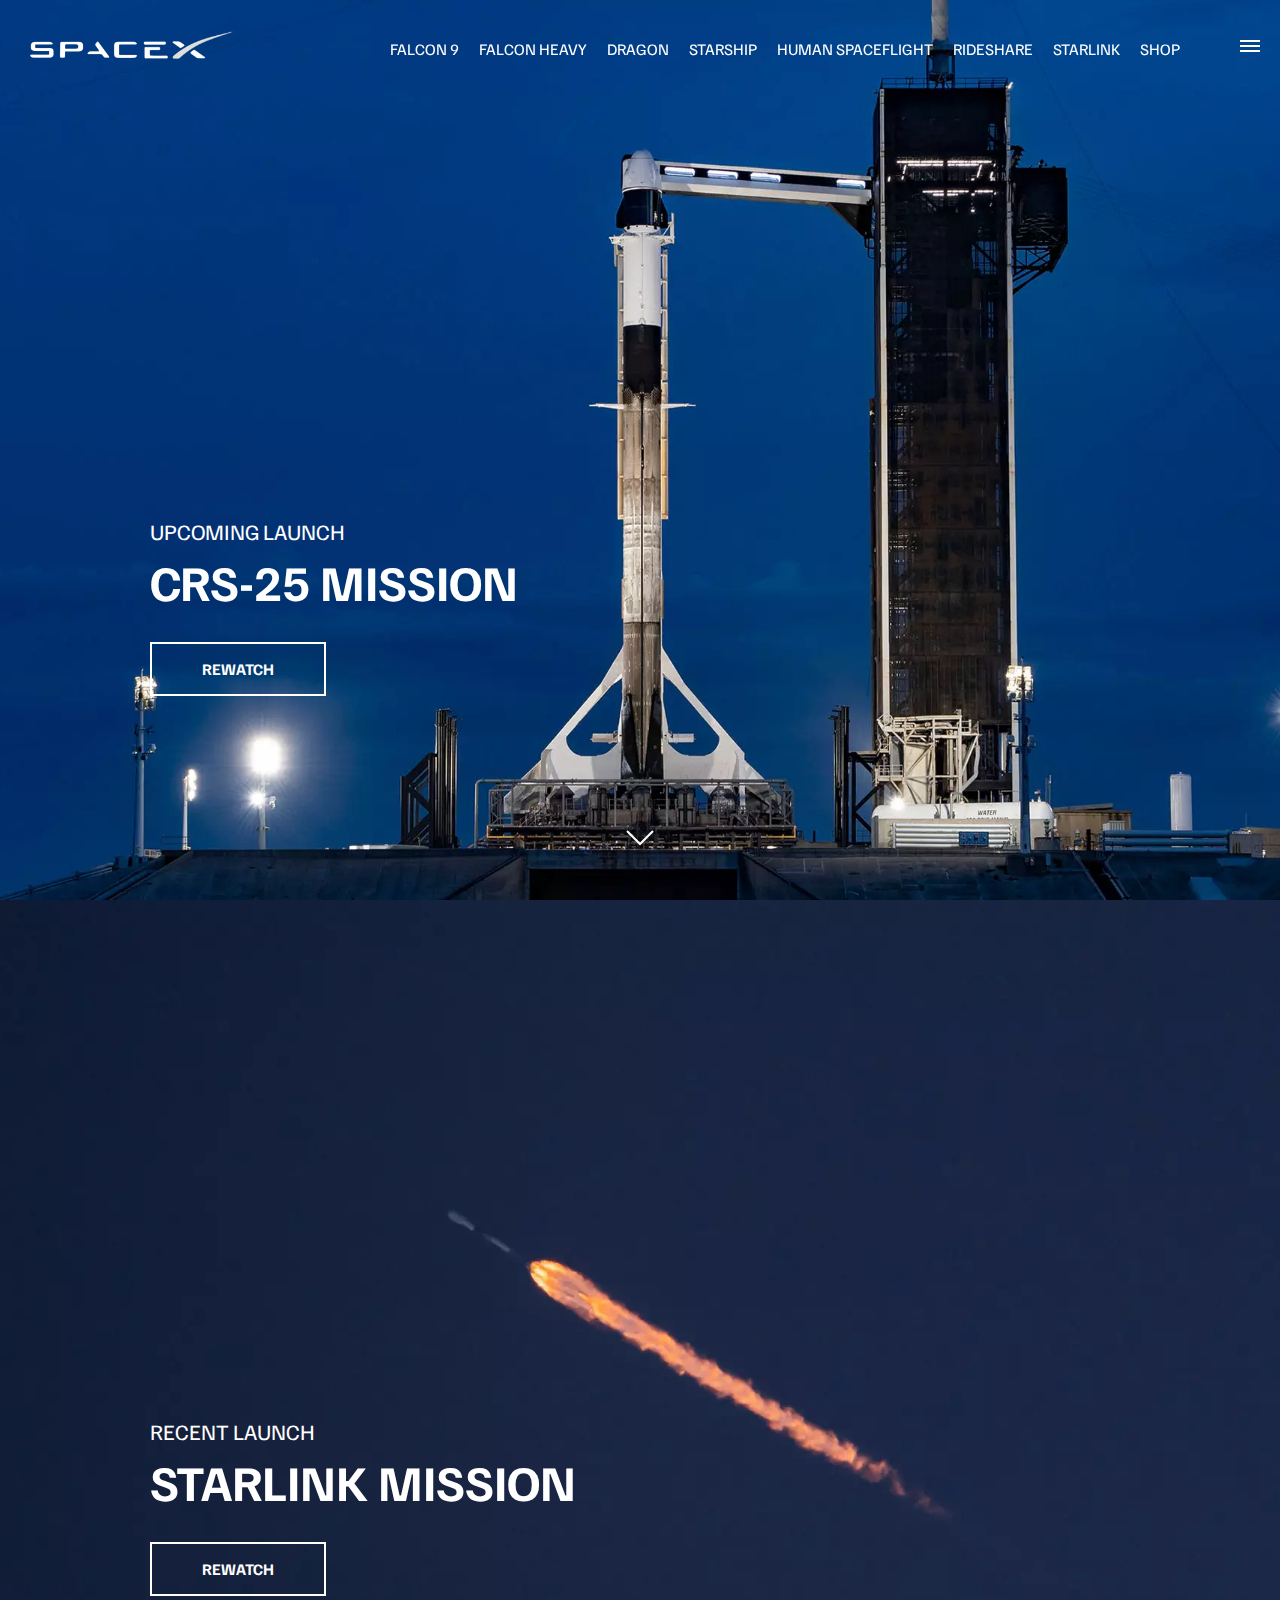
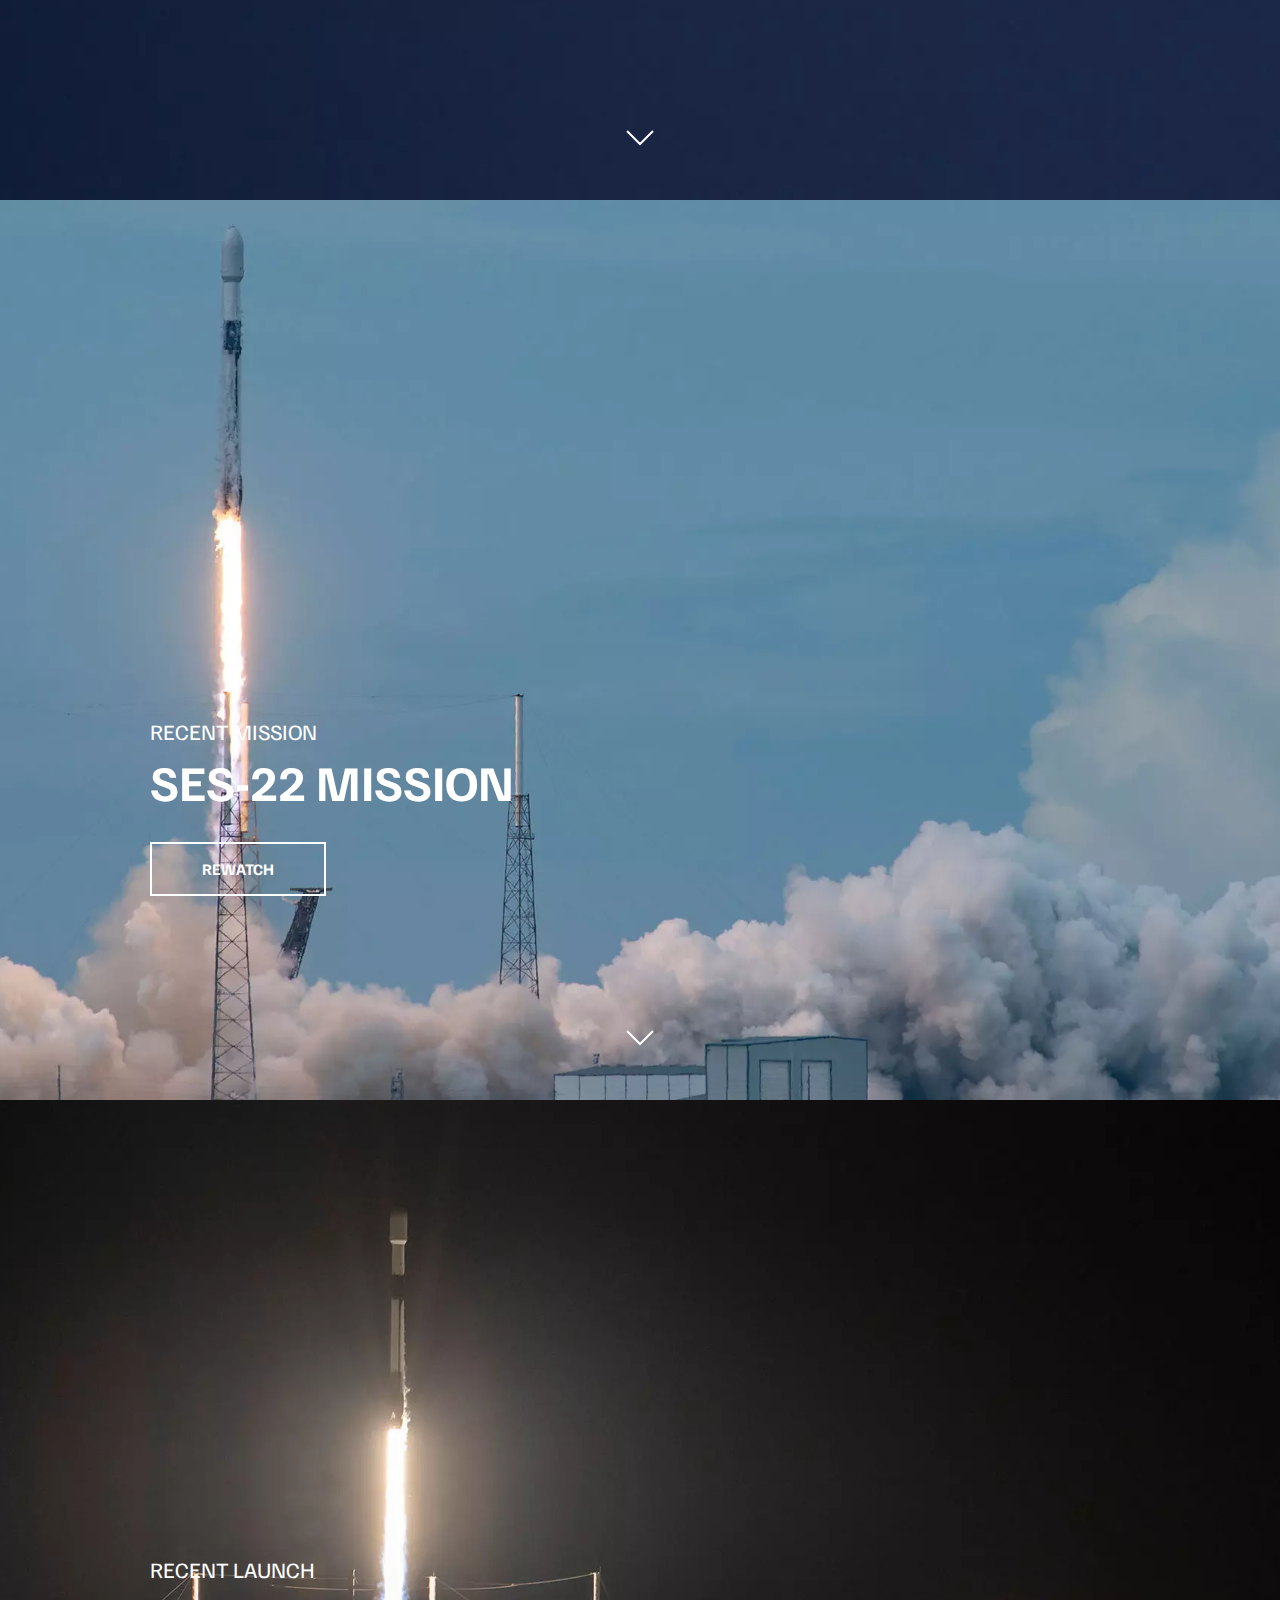
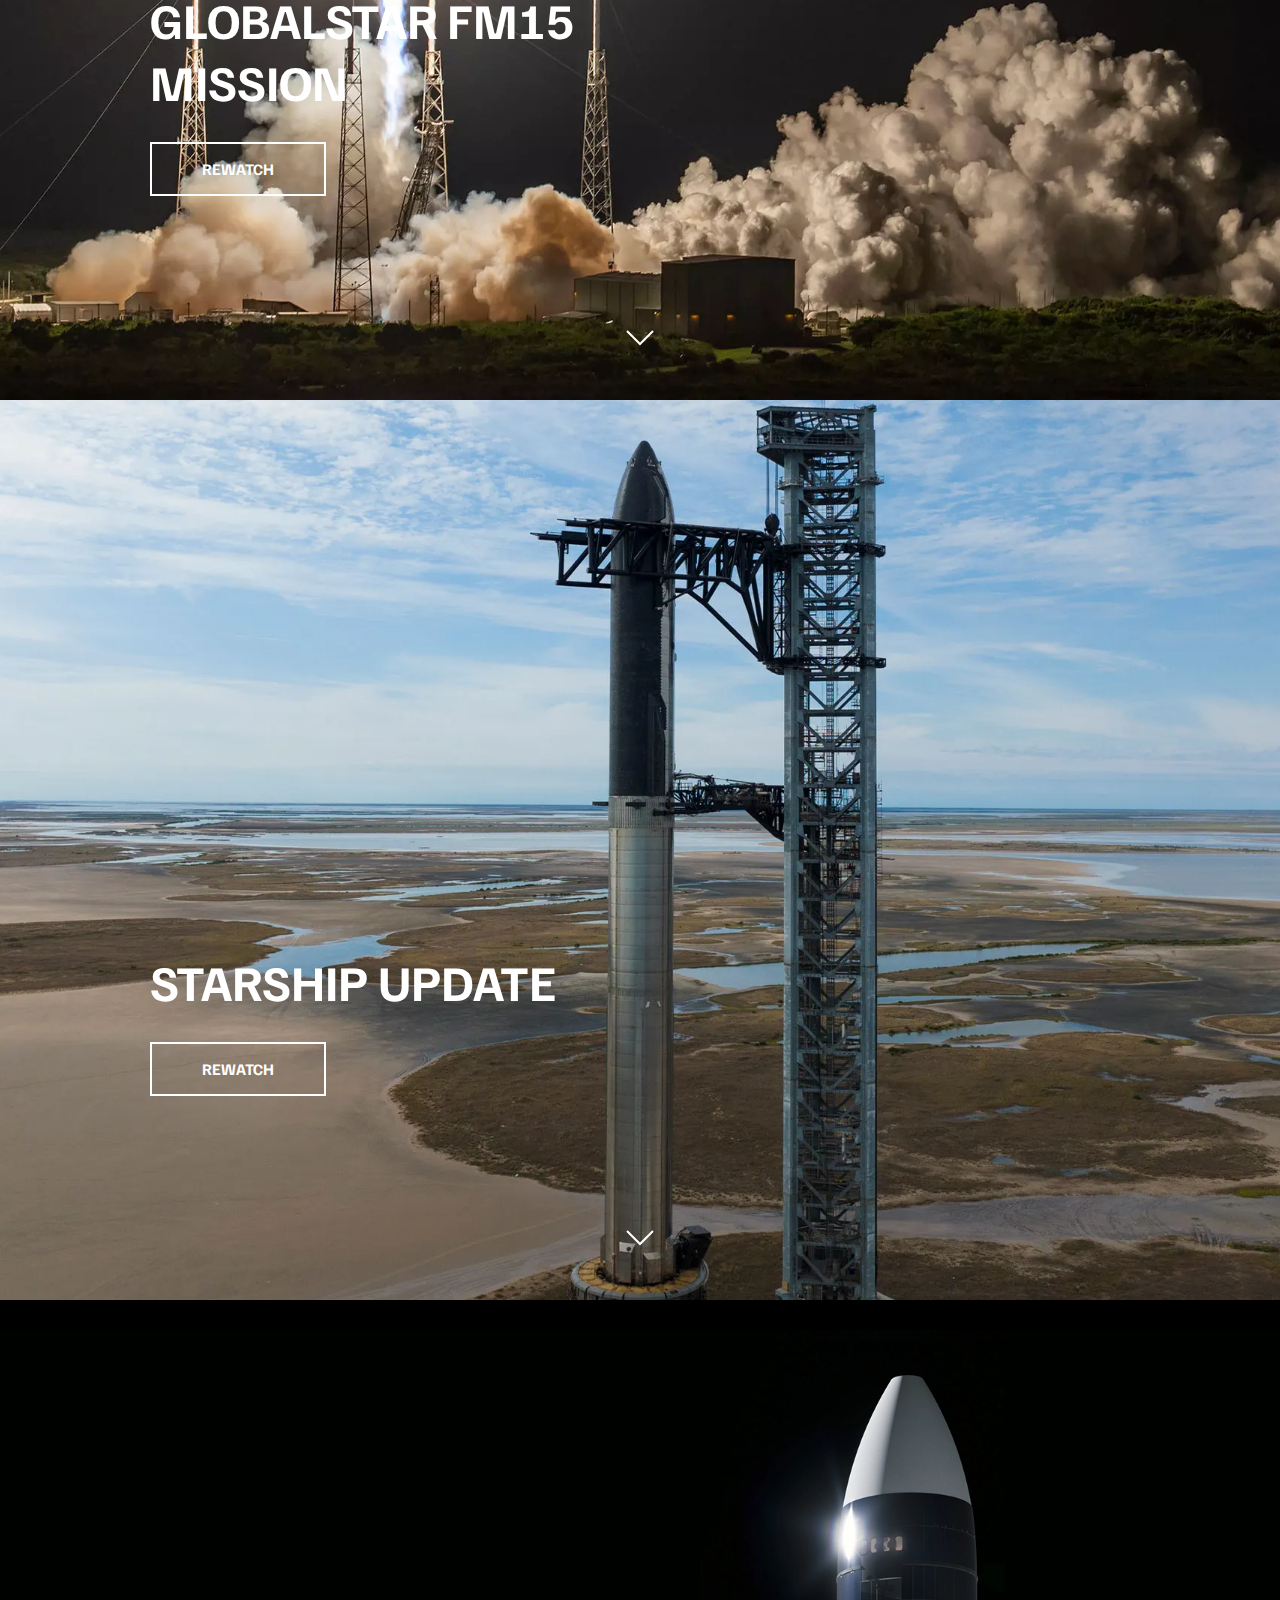
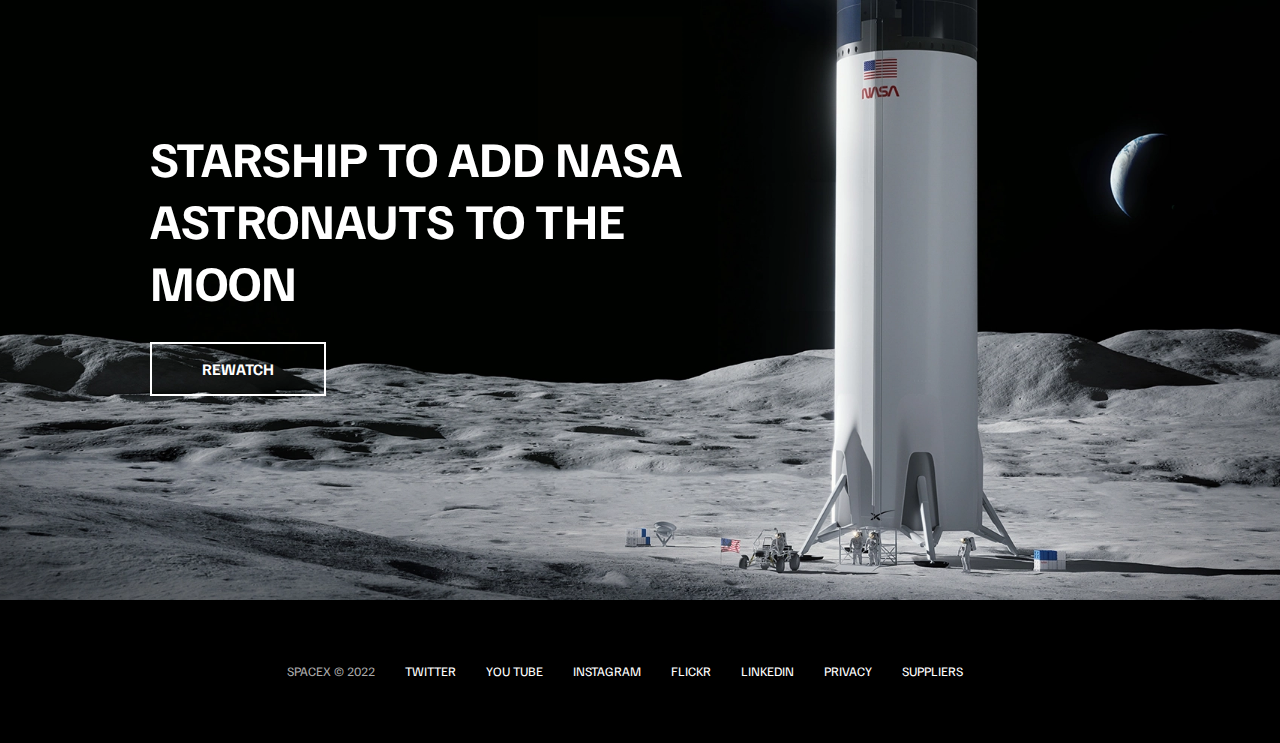
<file: index.html>
<!DOCTYPE html>
<html lang="en">
  <head>
    <meta charset="UTF-8" />
    <meta http-equiv="X-UA-Compatible" content="IE=edge" />
    <meta name="viewport" content="width=device-width, initial-scale=1.0" />
    <link rel="stylesheet" href="css/style.css" />
    <script src="js/script.js" defer></script>
    <title>SpaceX</title>
  </head>
  <body>
    <div id="overlay"></div>
    <div id="mobile-menu" class="mobile-main-menu">
      <ul>
        <li><a href="#">Mission</a></li>
        <li><a href="#">Launches</a></li>
        <li><a href="#">Careers</a></li>
        <li><a href="#">Updates</a></li>
        <li><a href="#">Shop</a></li>

        <li class="mobile-only"><a href="falcon9.html">Falcon 9</a></li>
        <li class="mobile-only">
          <a href="falcon-heavy.html">Falcon Heavy</a>
        </li>
        <li class="mobile-only"><a href="dragon.html">Dragon</a></li>
        <li class="mobile-only"><a href="#">Starship</a></li>
        <li class="mobile-only"><a href="#">Human Spaceflight</a></li>
        <li class="mobile-only"><a href="#">Rideshare</a></li>
        <li class="mobile-only"><a href="#">Starlink</a></li>
      </ul>
    </div>
    <header class="main-header">
      <div class="logo">
        <a href="index.html"></a>
        <img src="img/logo.png" alt="SpaceX" />
      </div>
      <nav class="desktop-main-menu">
        <ul>
          <li><a href="falcon9.html">Falcon 9</a></li>
          <li><a href="falcon-heavy.html">Falcon Heavy</a></li>
          <li><a href="dragon.html">Dragon</a></li>
          <li><a href="#">Starship</a></li>
          <li><a href="#">Human Spaceflight</a></li>
          <li><a href="#">Rideshare</a></li>
          <li><a href="#">Starlink</a></li>
          <li><a href="#">Shop</a></li>
        </ul>
      </nav>
    </header>

    <!-- Hamburger -->
    <button id="menu-btn" class="hamburger" type="button">
      <span class="hamburger-top"></span>
      <span class="hamburger-middle"></span>
      <span class="hamburger-bottom"></span>
    </button>

    <!-- Section A -->
    <section class="section-a">
      <div class="section-inner">
        <h4>Upcoming Launch</h4>
        <h2>CRS-25 Mission</h2>
        <a href="#" class="btn">
          <div class="hover"></div>
          <span>Rewatch</span>
        </a>
      </div>
      <div class="scroll-arrow">
        <svg width="30px" height="20px">
          <path
            stroke="#ffffff"
            fill="none"
            stroke-width="2px"
            d="M2.000,5.000 L15.000,18.000 L28.000,5.000 "
          ></path>
        </svg>
      </div>
    </section>

    <!-- Section B -->
    <section class="section-b">
      <div class="section-inner">
        <h4>Recent Launch</h4>
        <h2>Starlink Mission</h2>
        <a href="#" class="btn">
          <div class="hover"></div>
          <span>Rewatch</span>
        </a>
      </div>
      <div class="scroll-arrow">
        <svg width="30px" height="20px">
          <path
            stroke="#ffffff"
            fill="none"
            stroke-width="2px"
            d="M2.000,5.000 L15.000,18.000 L28.000,5.000 "
          ></path>
        </svg>
      </div>
    </section>

    <!-- Section C -->
    <section class="section-c">
      <div class="section-inner">
        <h4>Recent Mission</h4>
        <h2>SES-22 Mission</h2>
        <a href="#" class="btn">
          <div class="hover"></div>
          <span>Rewatch</span>
        </a>
      </div>
      <div class="scroll-arrow">
        <svg width="30px" height="20px">
          <path
            stroke="#ffffff"
            fill="none"
            stroke-width="2px"
            d="M2.000,5.000 L15.000,18.000 L28.000,5.000 "
          ></path>
        </svg>
      </div>
    </section>

    <!-- Section D -->
    <section class="section-d">
      <div class="section-inner">
        <h4>Recent Launch</h4>
        <h2>Globalstar FM15 Mission</h2>
        <a href="#" class="btn">
          <div class="hover"></div>
          <span>Rewatch</span>
        </a>
      </div>
      <div class="scroll-arrow">
        <svg width="30px" height="20px">
          <path
            stroke="#ffffff"
            fill="none"
            stroke-width="2px"
            d="M2.000,5.000 L15.000,18.000 L28.000,5.000 "
          ></path>
        </svg>
      </div>
    </section>

    <!-- Section E -->
    <section class="section-e">
      <div class="section-inner">
        <h2>Starship Update</h2>
        <a href="#" class="btn">
          <div class="hover"></div>
          <span>Rewatch</span>
        </a>
      </div>
      <div class="scroll-arrow">
        <svg width="30px" height="20px">
          <path
            stroke="#ffffff"
            fill="none"
            stroke-width="2px"
            d="M2.000,5.000 L15.000,18.000 L28.000,5.000 "
          ></path>
        </svg>
      </div>
    </section>

    <!-- Section F -->
    <section class="section-f">
      <div class="section-inner">
        <h2>Starship to add NASA astronauts to the moon</h2>
        <a href="#" class="btn">
          <div class="hover"></div>
          <span>Rewatch</span>
        </a>
      </div>
    </section>

    <footer>
      <ul>
        <li>SpaceX &copy; 2022</li>
        <li><a href="#">Twitter</a></li>
        <li><a href="#">You Tube</a></li>
        <li><a href="#">Instagram</a></li>
        <li><a href="#">Flickr</a></li>
        <li><a href="#">LinkedIn</a></li>
        <li><a href="#">Privacy</a></li>
        <li><a href="#">Suppliers</a></li>
      </ul>
    </footer>
  </body>
</html>
</file>
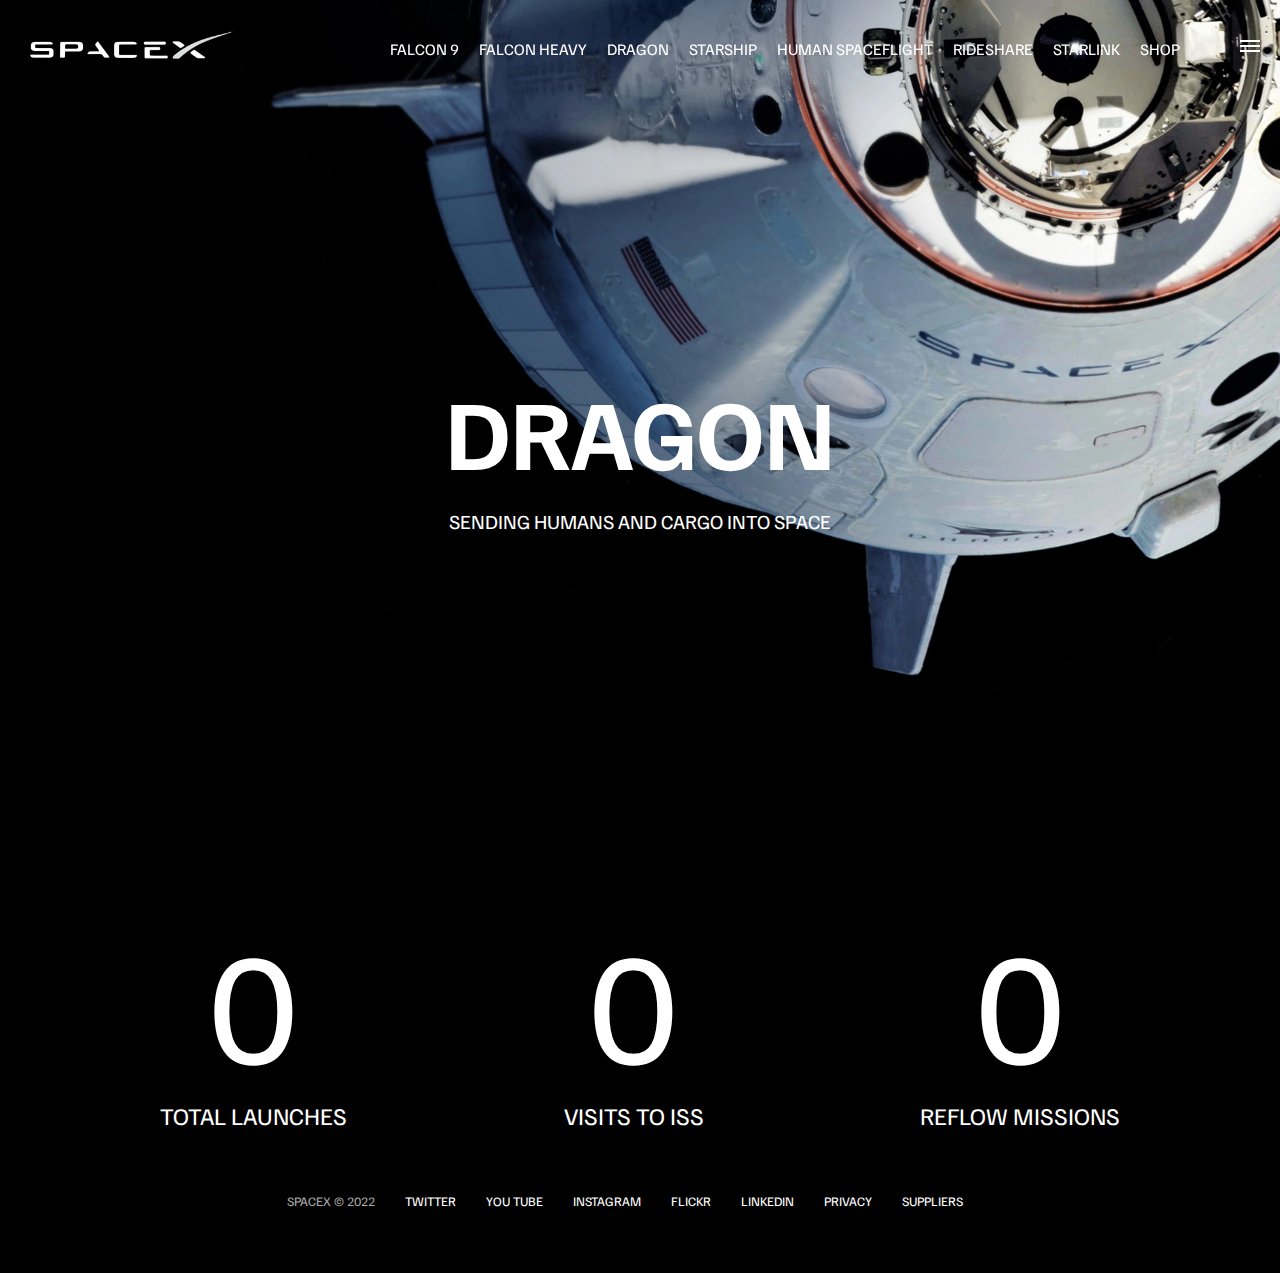
<file: dragon.html>
<!DOCTYPE html>
<html lang="en">
  <head>
    <meta charset="UTF-8" />
    <meta http-equiv="X-UA-Compatible" content="IE=edge" />
    <meta name="viewport" content="width=device-width, initial-scale=1.0" />
    <link rel="stylesheet" href="css/style.css" />
    <script src="js/script.js" defer></script>
    <title>SpaceX - Dragon</title>
  </head>
  <body>
    <div id="overlay"></div>
    <div id="mobile-menu" class="mobile-main-menu">
      <ul>
        <li><a href="#">Mission</a></li>
        <li><a href="#">Launches</a></li>
        <li><a href="#">Careers</a></li>
        <li><a href="#">Updates</a></li>
        <li><a href="#">Shop</a></li>

        <li class="mobile-only"><a href="falcon9.html">Falcon 9</a></li>
        <li class="mobile-only">
          <a href="falcon-heavy.html">Falcon Heavy</a>
        </li>
        <li class="mobile-only"><a href="dragon.html">Dragon</a></li>
        <li class="mobile-only"><a href="#">Starship</a></li>
        <li class="mobile-only"><a href="#">Human Spaceflight</a></li>
        <li class="mobile-only"><a href="#">Rideshare</a></li>
        <li class="mobile-only"><a href="#">Starlink</a></li>
      </ul>
    </div>
    <header class="main-header">
      <div class="logo">
        <a href="index.html"></a>
        <img src="img/logo.png" alt="SpaceX" />
      </div>
      <nav class="desktop-main-menu">
        <ul>
          <li><a href="falcon9.html">Falcon 9</a></li>
          <li><a href="falcon-heavy.html">Falcon Heavy</a></li>
          <li><a href="dragon.html">Dragon</a></li>
          <li><a href="#">Starship</a></li>
          <li><a href="#">Human Spaceflight</a></li>
          <li><a href="#">Rideshare</a></li>
          <li><a href="#">Starlink</a></li>
          <li><a href="#">Shop</a></li>
        </ul>
      </nav>
    </header>

    <!-- Hamburger -->
    <button id="menu-btn" class="hamburger" type="button">
      <span class="hamburger-top"></span>
      <span class="hamburger-middle"></span>
      <span class="hamburger-bottom"></span>
    </button>

    <section class="section-animate bg-dragon"></section>
    <div class="section-inner-center">
      <h3>Dragon</h3>
      <p>Sending humans and cargo into space</p>
    </div>

    <div class="stats">
      <div>
        <span class="counter" data-target="34">0</span>
        <h4>Total Launches</h4>
      </div>
      <div>
        <span class="counter" data-target="31">0</span>
        <h4>Visits to ISS</h4>
      </div>
      <div>
        <span class="counter" data-target="13">0</span>
        <h4>Reflow Missions</h4>
      </div>
    </div>

    <footer>
      <ul>
        <li>SpaceX &copy; 2022</li>
        <li><a href="#">Twitter</a></li>
        <li><a href="#">You Tube</a></li>
        <li><a href="#">Instagram</a></li>
        <li><a href="#">Flickr</a></li>
        <li><a href="#">LinkedIn</a></li>
        <li><a href="#">Privacy</a></li>
        <li><a href="#">Suppliers</a></li>
      </ul>
    </footer>
  </body>
</html>
</file>
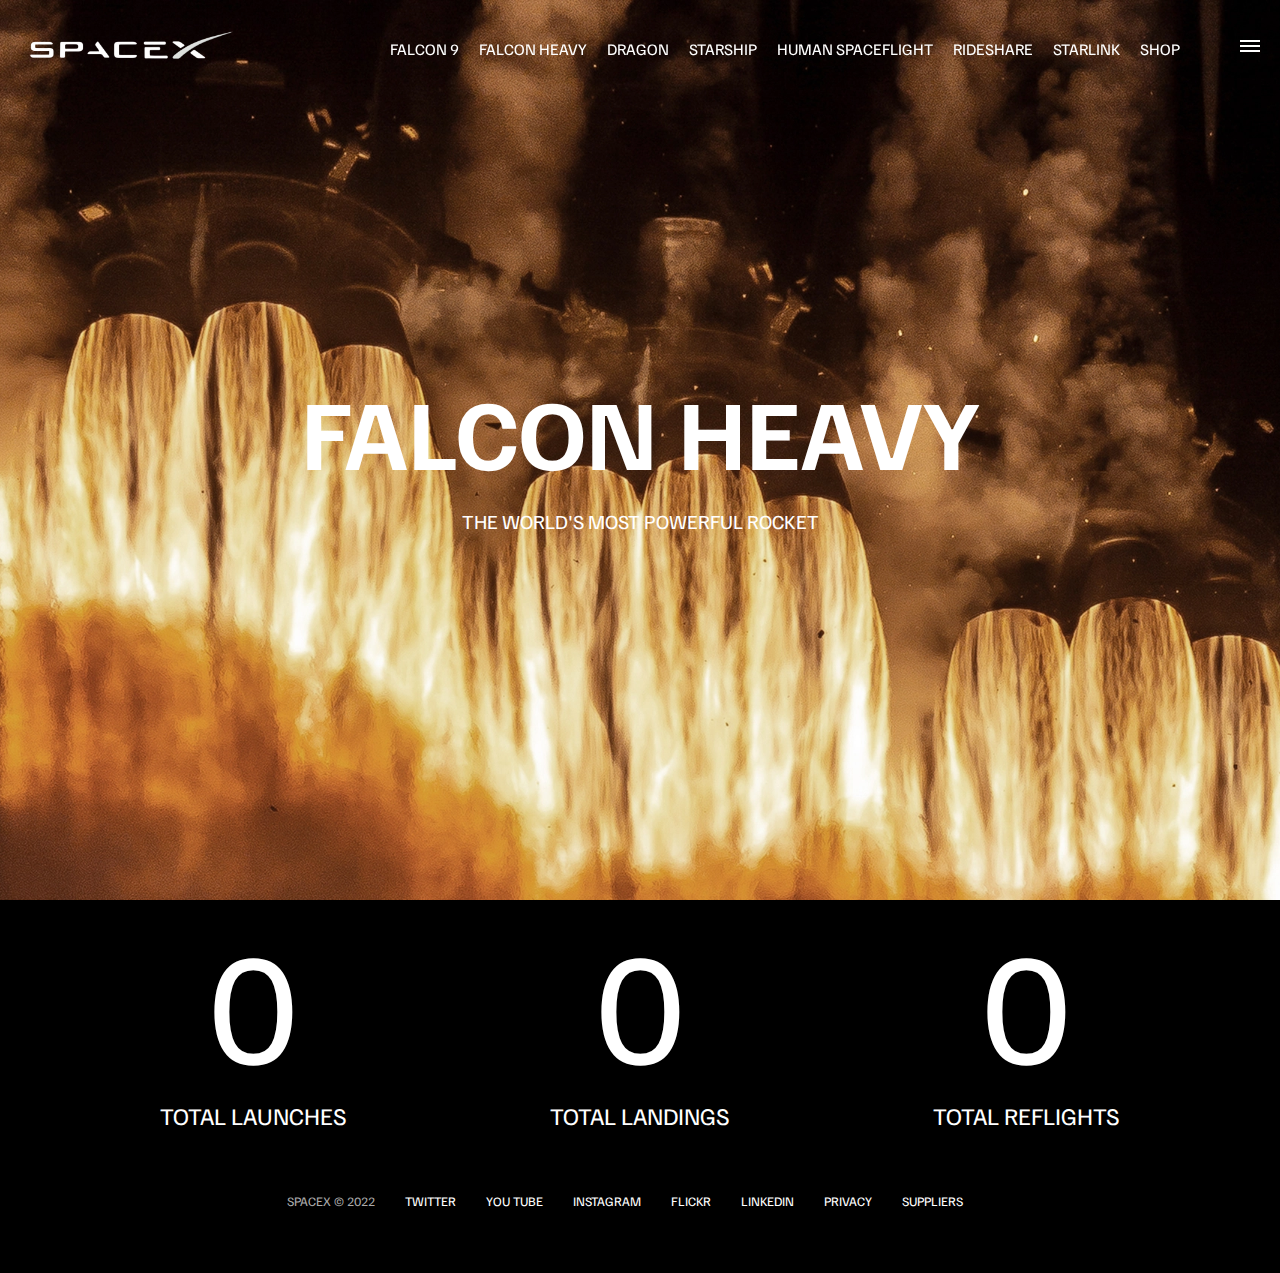
<file: falcon-heavy.html>
<!DOCTYPE html>
<html lang="en">
  <head>
    <meta charset="UTF-8" />
    <meta http-equiv="X-UA-Compatible" content="IE=edge" />
    <meta name="viewport" content="width=device-width, initial-scale=1.0" />
    <link rel="stylesheet" href="css/style.css" />
    <script src="js/script.js" defer></script>
    <title>SpaceX - Falcon Heavy</title>
  </head>
  <body>
    <div id="overlay"></div>
    <div id="mobile-menu" class="mobile-main-menu">
      <ul>
        <li><a href="#">Mission</a></li>
        <li><a href="#">Launches</a></li>
        <li><a href="#">Careers</a></li>
        <li><a href="#">Updates</a></li>
        <li><a href="#">Shop</a></li>

        <li class="mobile-only"><a href="falcon9.html">Falcon 9</a></li>
        <li class="mobile-only">
          <a href="falcon-heavy.html">Falcon Heavy</a>
        </li>
        <li class="mobile-only"><a href="dragon.html">Dragon</a></li>
        <li class="mobile-only"><a href="#">Starship</a></li>
        <li class="mobile-only"><a href="#">Human Spaceflight</a></li>
        <li class="mobile-only"><a href="#">Rideshare</a></li>
        <li class="mobile-only"><a href="#">Starlink</a></li>
      </ul>
    </div>
    <header class="main-header">
      <div class="logo">
        <a href="index.html"></a>
        <img src="img/logo.png" alt="SpaceX" />
      </div>
      <nav class="desktop-main-menu">
        <ul>
          <li><a href="falcon9.html">Falcon 9</a></li>
          <li><a href="falcon-heavy.html">Falcon Heavy</a></li>
          <li><a href="dragon.html">Dragon</a></li>
          <li><a href="#">Starship</a></li>
          <li><a href="#">Human Spaceflight</a></li>
          <li><a href="#">Rideshare</a></li>
          <li><a href="#">Starlink</a></li>
          <li><a href="#">Shop</a></li>
        </ul>
      </nav>
    </header>

    <!-- Hamburger -->
    <button id="menu-btn" class="hamburger" type="button">
      <span class="hamburger-top"></span>
      <span class="hamburger-middle"></span>
      <span class="hamburger-bottom"></span>
    </button>

    <section class="section-animate bg-falcon-heavy"></section>
    <div class="section-inner-center">
      <h3>Falcon Heavy</h3>
      <p>The world's most powerful rocket</p>
    </div>

    <div class="stats">
      <div>
        <span class="counter" data-target="3">0</span>
        <h4>Total Launches</h4>
      </div>
      <div>
        <span class="counter" data-target="7">0</span>
        <h4>Total Landings</h4>
      </div>
      <div>
        <span class="counter" data-target="4">0</span>
        <h4>Total Reflights</h4>
      </div>
    </div>

    <footer>
      <ul>
        <li>SpaceX &copy; 2022</li>
        <li><a href="#">Twitter</a></li>
        <li><a href="#">You Tube</a></li>
        <li><a href="#">Instagram</a></li>
        <li><a href="#">Flickr</a></li>
        <li><a href="#">LinkedIn</a></li>
        <li><a href="#">Privacy</a></li>
        <li><a href="#">Suppliers</a></li>
      </ul>
    </footer>
  </body>
</html>
</file>
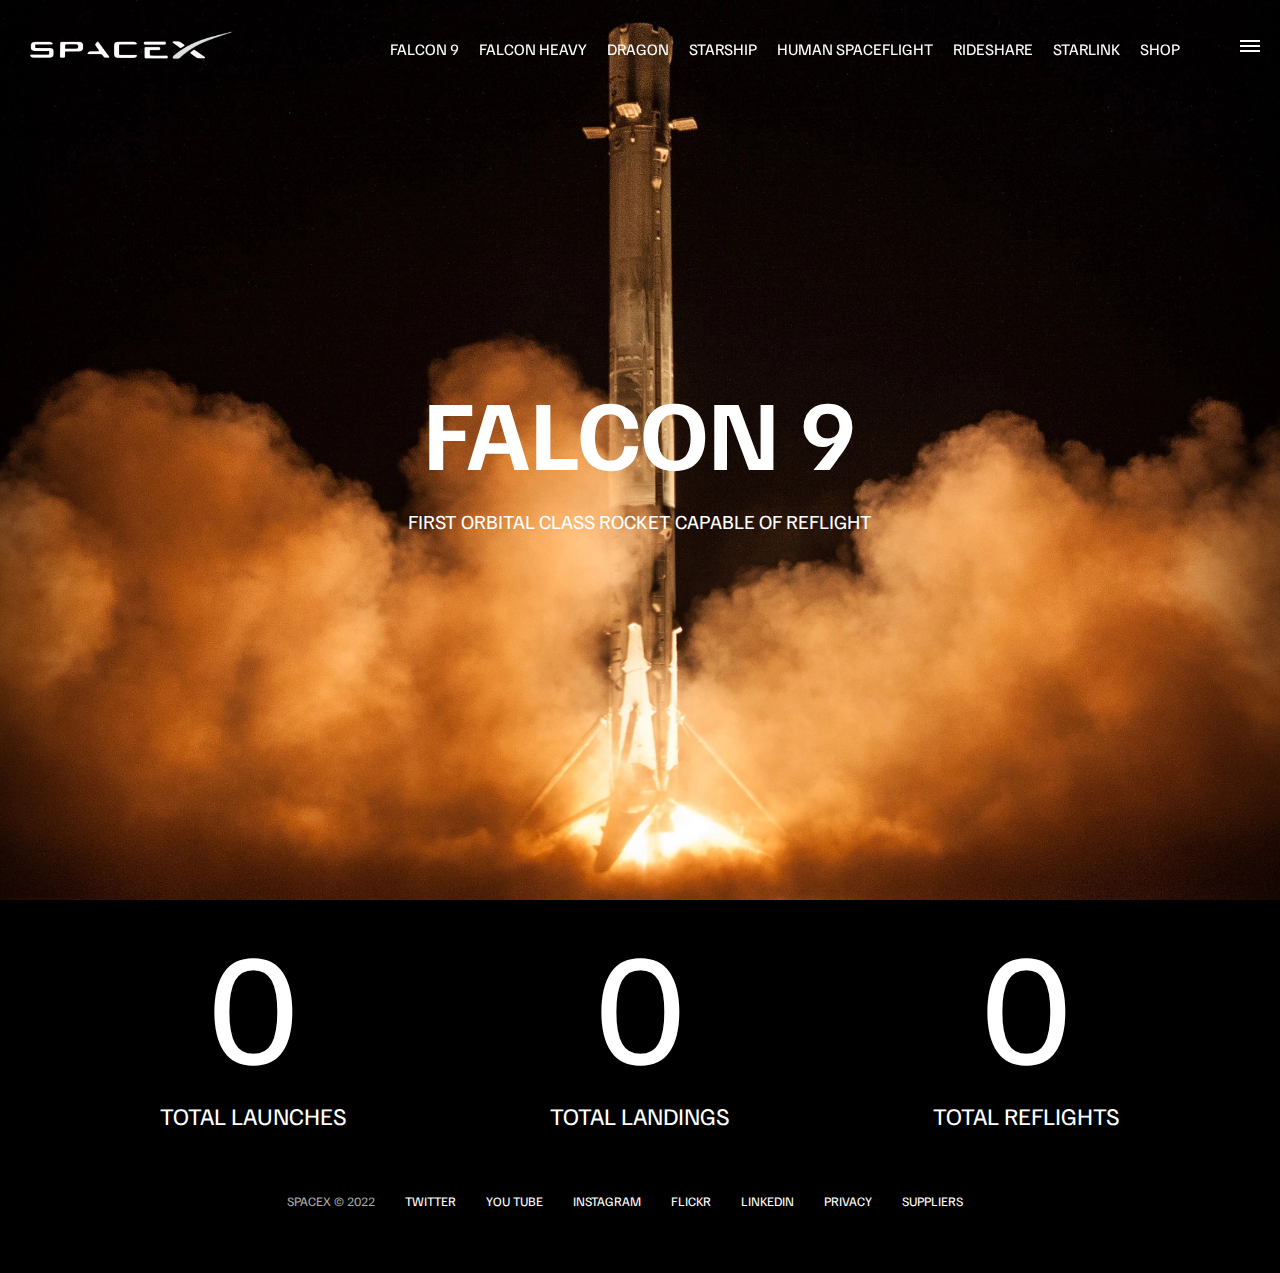
<file: falcon9.html>
<!DOCTYPE html>
<html lang="en">
  <head>
    <meta charset="UTF-8" />
    <meta http-equiv="X-UA-Compatible" content="IE=edge" />
    <meta name="viewport" content="width=device-width, initial-scale=1.0" />
    <link rel="stylesheet" href="css/style.css" />
    <script src="js/script.js" defer></script>
    <title>SpaceX - Falcon 9</title>
  </head>
  <body>
    <div id="overlay"></div>
    <div id="mobile-menu" class="mobile-main-menu">
      <ul>
        <li><a href="#">Mission</a></li>
        <li><a href="#">Launches</a></li>
        <li><a href="#">Careers</a></li>
        <li><a href="#">Updates</a></li>
        <li><a href="#">Shop</a></li>

        <li class="mobile-only"><a href="falcon9.html">Falcon 9</a></li>
        <li class="mobile-only">
          <a href="falcon-heavy.html">Falcon Heavy</a>
        </li>
        <li class="mobile-only"><a href="dragon.html">Dragon</a></li>
        <li class="mobile-only"><a href="#">Starship</a></li>
        <li class="mobile-only"><a href="#">Human Spaceflight</a></li>
        <li class="mobile-only"><a href="#">Rideshare</a></li>
        <li class="mobile-only"><a href="#">Starlink</a></li>
      </ul>
    </div>
    <header class="main-header">
      <div class="logo">
        <a href="index.html"></a>
        <img src="img/logo.png" alt="SpaceX" />
      </div>
      <nav class="desktop-main-menu">
        <ul>
          <li><a href="falcon9.html">Falcon 9</a></li>
          <li><a href="falcon-heavy.html">Falcon Heavy</a></li>
          <li><a href="dragon.html">Dragon</a></li>
          <li><a href="#">Starship</a></li>
          <li><a href="#">Human Spaceflight</a></li>
          <li><a href="#">Rideshare</a></li>
          <li><a href="#">Starlink</a></li>
          <li><a href="#">Shop</a></li>
        </ul>
      </nav>
    </header>

    <!-- Hamburger -->
    <button id="menu-btn" class="hamburger" type="button">
      <span class="hamburger-top"></span>
      <span class="hamburger-middle"></span>
      <span class="hamburger-bottom"></span>
    </button>

    <section class="section-animate bg-falcon-9"></section>
    <div class="section-inner-center">
      <h3>Falcon 9</h3>
      <p>First orbital class rocket capable of reflight</p>
    </div>

    <div class="stats">
      <div>
        <span class="counter" data-target="3">0</span>
        <h4>Total Launches</h4>
      </div>
      <div>
        <span class="counter" data-target="7">0</span>
        <h4>Total Landings</h4>
      </div>
      <div>
        <span class="counter" data-target="4">0</span>
        <h4>Total Reflights</h4>
      </div>
    </div>

    <footer>
      <ul>
        <li>SpaceX &copy; 2022</li>
        <li><a href="#">Twitter</a></li>
        <li><a href="#">You Tube</a></li>
        <li><a href="#">Instagram</a></li>
        <li><a href="#">Flickr</a></li>
        <li><a href="#">LinkedIn</a></li>
        <li><a href="#">Privacy</a></li>
        <li><a href="#">Suppliers</a></li>
      </ul>
    </footer>
  </body>
</html>
</file>
<file: css/style.css>
@import url('https://fonts.googleapis.com/css2?family=Familjen+Grotesk:wght@400;600;700&display=swap');

*,
*::before,
*::after {
  margin: 0;
  padding: 0;
  box-sizing: border-box;
}

body {
  font-family: 'Familjen Grotesk', sans-serif;
  background: black;
  color: white;
}

a {
  text-decoration: none;
  color: #fff;
}

ul {
  list-style: none;
}

/* Header / Navbar */
.main-header {
  position: fixed;
  top: 0;
  left: 0;
  width: 100%;
  z-index: 3;
  display: flex;
  justify-content: space-between;
  align-items: center;
  text-transform: uppercase;
  height: 100px;
  padding: 0 30px;
}

/* Logo */
.logo {
  width: 210px;
  height: auto;
}

.logo img {
  display: block;
  width: 100%;
  height: auto;
}

/* Desktop Menu */
.desktop-main-menu {
  margin-right: 50px;
}

.desktop-main-menu ul {
  display: flex;
}

.desktop-main-menu ul li {
  position: relative;
  margin-right: 20px;
  padding-bottom: 2px;
}

/* Menu item bottom border */
.desktop-main-menu ul li a::after {
  content: '';
  position: absolute;
  bottom: 0;
  left: 0;
  width: 100%;
  height: 1px;
  background: #fff;
  transform: scaleX(0);
  transition: transform 0.6s cubic-bezier(0.19, 1, 0.22, 1);
  transform-origin: right center;
}

.desktop-main-menu ul li a:hover::after {
  transform: scaleX(1);
  transform-origin: left center;
  transition-duration: 0.4s;
}

/* Sections */
section {
  position: relative;
  height: 100vh;
  background-position: center center;
  background-repeat: no-repeat;
  background-size: cover;
  text-transform: uppercase;
}

.section-inner {
  position: absolute;
  bottom: 200px;
  left: 150px;
  max-width: 560px;
}

.section-inner h4 {
  font-size: 22px;
  margin-bottom: 5px;
  font-weight: 300;
  animation: fadeInUp 0.5s ease-in-out;
}

.section-inner h2 {
  font-size: 50px;
  font-weight: 700;
  margin-bottom: 20px;
  animation: fadeInUp 0.5s ease-in-out 0.2s;
  /* Stop from showing at the begginig of the animation */
  animation-fill-mode: both;
}

.section-inner a {
  animation: fadeInUp 0.5s ease-in-out 0.4s;
  animation-fill-mode: both;
}

/* Backrgound images */
.section-a {
  background-image: url('../img/section-a.webp');
}
.section-b {
  background-image: url('../img/section-b.webp');
}
.section-c {
  background-image: url('../img/section-c.webp');
}
.section-d {
  background-image: url('../img/section-d.webp');
}
.section-e {
  background-image: url('../img/section-e.webp');
}
.section-f {
  background-image: url('../img/section-f.webp');
}

.btn {
  position: relative;
  display: inline-block;
  cursor: pointer;
  text-align: center;
  min-width: 130px;
  padding: 15px 50px;
  margin-top: 10px;
  border: 2px solid #fff;
  text-transform: uppercase;
  font-weight: bold;
  overflow: hidden;
  z-index: 2;
}

.btn:hover span {
  color: black;
}

.btn .hover {
  position: absolute;
  top: 0;
  left: 0;
  width: 100%;
  height: 100%;
  background-color: #fff;
  color: black;
  z-index: -1;
  transform: translateY(100%);
}

.btn:hover .hover {
  transform: translateY(0);
  transition: transform 0.6s cubic-bezier(0.19, 1, 0.22, 1);
}

.scroll-arrow {
  position: absolute;
  bottom: 50px;
  left: 50%;
  transform: translateX(-50%);
  animation: fadeBounce 5s infinite;
}

/* Footer */
footer {
  position: relative;
  padding: 55px 0;
}

footer ul {
  display: flex;
  justify-content: center;
  align-items: center;
  flex-wrap: wrap;
}

footer ul li {
  margin-right: 30px;
  color: #aaa;
  text-transform: uppercase;
  font-size: 13px;
  line-height: 2.5;
}

footer ul li a {
  color: #fff;
  transition: color 0.6s;
}

footer ul li a:hover {
  color: #aaa;
}

/* Hamburger Menu */
.hamburger {
  position: fixed;
  top: 40px;
  right: 20px;
  z-index: 10;
  cursor: pointer;
  width: 20px;
  height: 20px;
  background: none;
  border: none;
}

.hamburger-top,
.hamburger-middle,
.hamburger-bottom {
  position: absolute;
  width: 20px;
  height: 2px;
  top: 0;
  left: 0;
  background: #fff;
  transition: all 0.5s;
}

.hamburger-middle {
  transform: translateY(5px);
}

.hamburger-bottom {
  transform: translateY(10px);
}

/* Change hamburger to X when panel is open */
.open {
  transform: rotate(90deg);
}

.open .hamburger-top {
  transform: rotate(45deg) translateY(6px) translateX(6px);
}

.open .hamburger-middle {
  display: none;
}

.open .hamburger-bottom {
  transform: rotate(-45deg) translateY(6px) translateX(-6px);
}

/* Overlay */
.overlay-show {
  position: fixed;
  top: 0;
  left: 0;
  width: 100%;
  height: 100%;
  background-color: rgba(0, 0, 0, 0.5);
  z-index: 3;
}

/* Stop body scroll */
.stop-scrolling {
  overflow: hidden;
}

/* Hide menu items from mobile */
.mobile-only {
  display: none;
}

/* Mobile Menu */
.mobile-main-menu {
  position: fixed;
  top: 0;
  right: 0;
  width: 350px;
  height: 100%;
  background: #000;
  z-index: 4;

  display: flex;
  align-items: center;
  justify-content: center;

  transform: translateX(100%);
  transition: transform 0.6s cubic-bezier(0.19, 1, 0.22, 1);
}

/* Bring menu from the right */
.show-menu {
  transform: translateX(0);
}

.mobile-main-menu ul {
  display: flex;
  flex-direction: column;
  align-items: flex-end;
  justify-content: center;
  padding: 50px;
  width: 100%;
}

.mobile-main-menu ul li {
  margin-bottom: 20px;
  font-size: 18px;
  text-transform: uppercase;
  border-bottom: 1px #555 dotted;
  width: 100%;
  text-align: right;
  padding-bottom: 8px;
}

.mobile-main-menu ul li a {
  color: white;
  transition: color 0.6s;
}

.mobile-main-menu ul li a:hover {
  color: #aaa;
}

/* Inner pages */
.bg-falcon-9 {
  background-image: url('../img/falcon-9.webp');
}

.bg-falcon-heavy {
  background-image: url('../img/falcon-heavy.webp');
}

.bg-dragon {
  background-image: url('../img/dragon.webp');
}

.section-animate {
  animation: fadeIn 2s ease-in-out;
}

.section-inner-center {
  position: absolute;
  top: 50%;
  left: 50%;
  transform: translate(-50%, -50%);
  text-transform: uppercase;
  text-align: center;
  width: 80%;
}

.section-inner-center h3 {
  font-size: 100px;
  margin-bottom: 15px;
  animation: fadeInUp 0.5s ease-in-out;
}

.section-inner-center p {
  font-size: 20px;
  animation: fadeInUp 0.5s ease-in-out 0.2s;
  animation-fill-mode: both;
}

/* Stats */
.stats {
  max-width: 960px;
  margin: 0 auto;
  display: flex;
  align-items: center;
  justify-content: space-between;
  text-align: center;
  text-transform: uppercase;
}

.stats div span {
  font-size: 160px;
}

.stats div h4 {
  font-size: 24px;
  font-weight: 300;
}

/* Animations */
@keyframes fadeInUp {
  0% {
    opacity: 0;
    transform: translateY(140px);
  }

  100% {
    opacity: 1;
    transform: translateY(0);
  }
}

@keyframes fadeIn {
  0% {
    opacity: 0;
  }

  100% {
    opacity: 1;
  }
}

@keyframes fadeBounce {
  0%,
  20%,
  50%,
  80%,
  100% {
    opacity: 0;
    transform: translateY(-20px);
  }

  40% {
    opacity: 1;
    transform: translateY(0);
  }
}

/* Media Queries */
@media (max-width: 960px) {
  /* Hide desktop menu */
  .desktop-main-menu {
    display: none;
  }

  /* Show main mobile items */
  .mobile-only {
    display: block;
  }

  .section-inner-center h3 {
    font-size: 75px;
  }
}

@media (max-width: 600px) {
  .section-inner {
    bottom: 75px;
    left: 20px;
  }

  .section-inner h2 {
    font-size: 40px;
  }

  footer ul li:first-child {
    position: absolute;
    top: 30px;
    left: 50%;
    transform: translate(-50%, -50%);
  }

  footer ul li {
    margin-right: 15px;
  }

  .logo {
    width: 150px;
    margin: auto;
  }

  .section-inner-center {
    width: 80%;
  }

  .section-inner-center h3 {
    font-size: 50px;
  }

  /* Stats */
  .stats {
    flex-direction: column;
  }

  .stats div {
    margin-bottom: 20px;
  }
}
</file>
